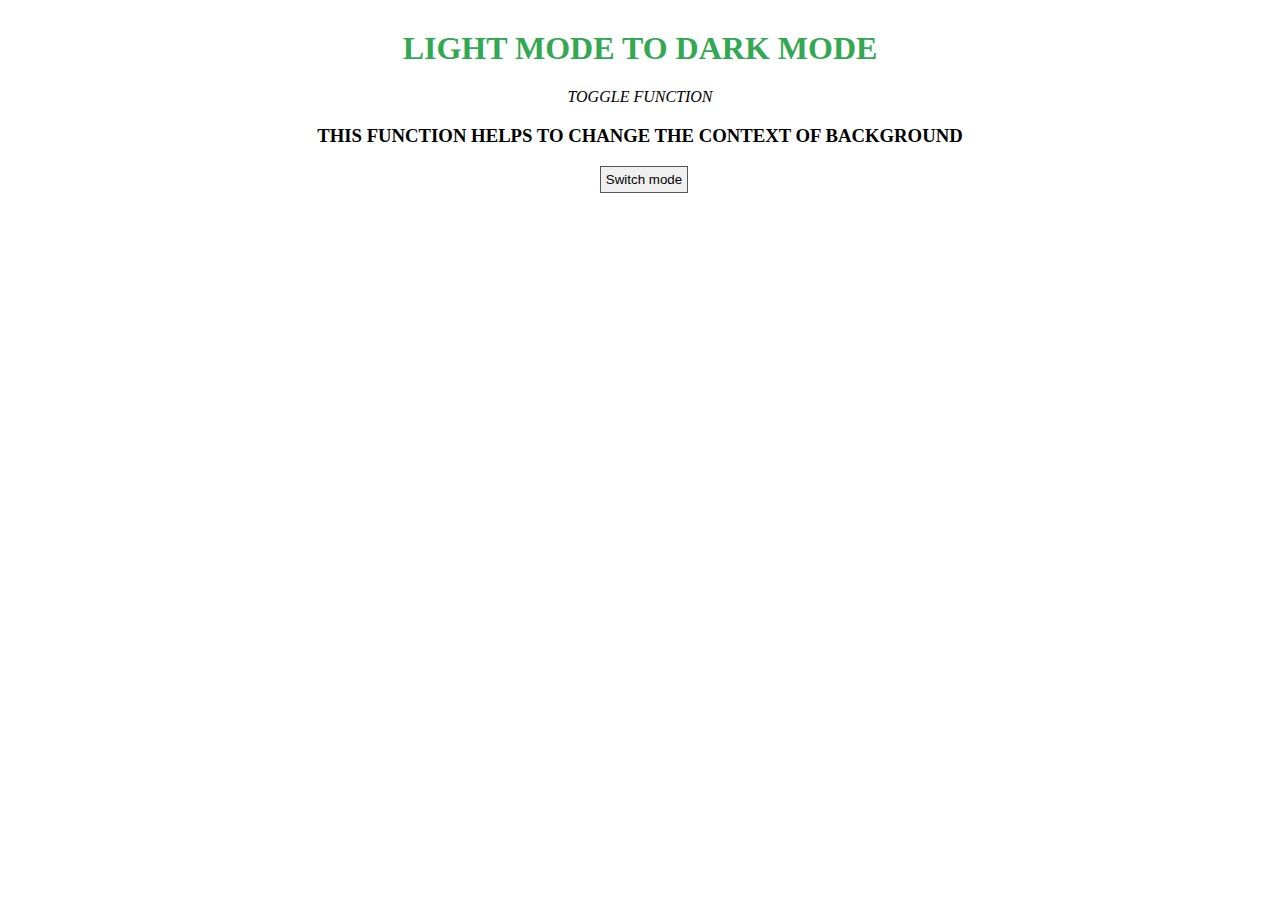
<file: index.html>
<!DOCTYPE html> 
<html lang="en"> 
<head> 
	<meta charset="UTF-8"> 
	<meta name="viewport" content= 
		"width=device-width, initial-scale=1.0"> 
	<title>Dark Mode</title> 
	
	<style> 
		body{ 
		padding:0% 3% 10% 3%; 
		text-align:center; 
		} 
		h1{ 
		color: #32a852; 
		margin-top:30px; 
		} 
	
		button{ 
			cursor: pointer; 
			border: 1px solid #555; 
			text-align: center; 
			padding: 5px; 
			margin-left: 8px; 
		} 
		.dark{ 
			background-color: #222; 
			color: #e6e6e6; 
		} 
	</style> 
</head> 

<body> 
	<h1>LIGHT MODE TO DARK MODE</h1> 
	<p><i>TOGGLE FUNCTION</i></p> 
	<h3>THIS FUNCTION HELPS TO CHANGE THE CONTEXT OF BACKGROUND</h3> 
	<button onclick="myFunction()">Switch mode</button> 
	
	<script> 
		function myFunction() { 
		var element = document.body; 
		element.classList.toggle("dark"); 
		} 
	</script> 
</body> 

</html>
</file>
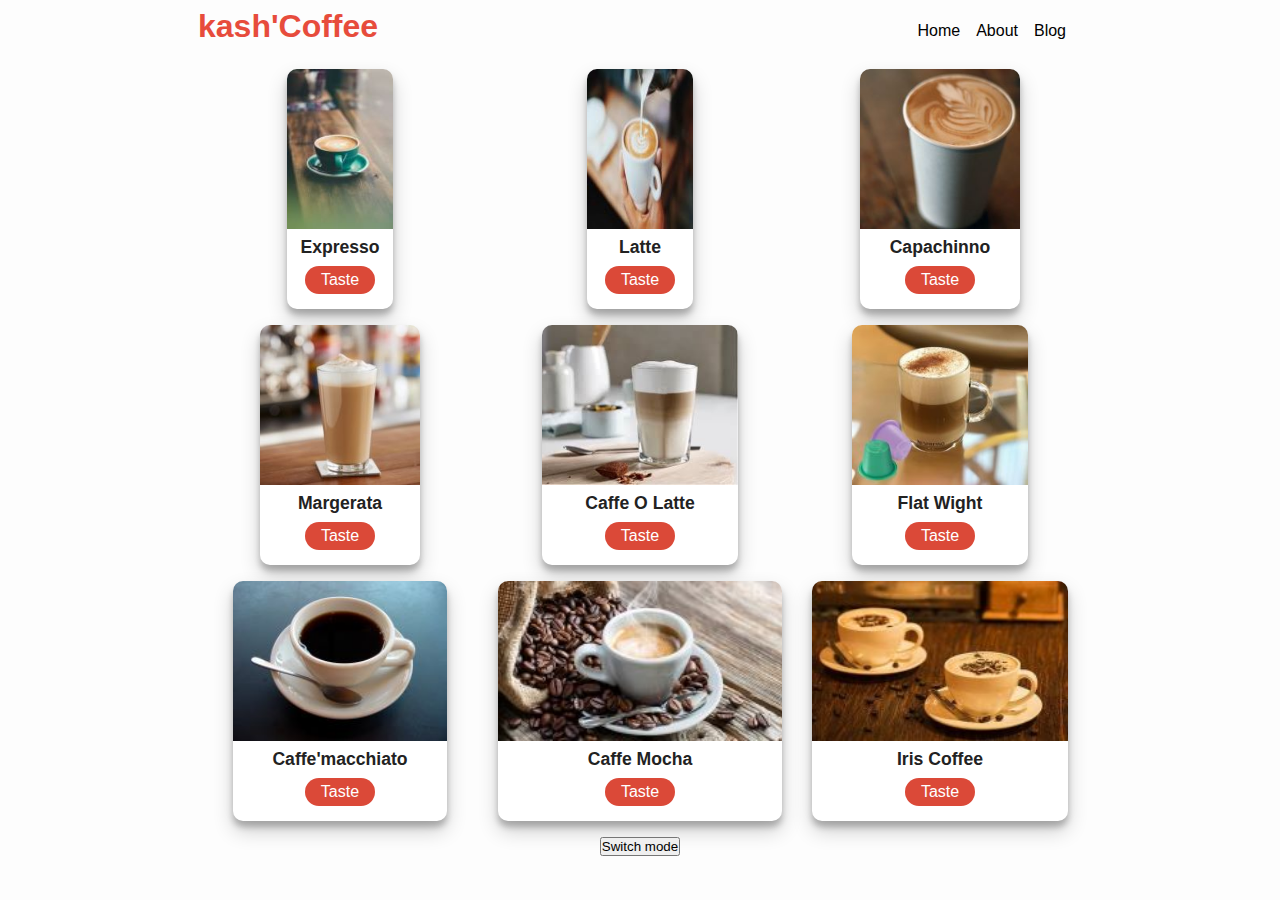
<file: index1.html>
<!DOCTYPE html>
<html lang="en">
  <head>
    <meta charset="UTF-8" />
    <meta name="viewport" content="width=device-width, initial-scale=1.0" />
    <meta http-equiv="X-UA-Compatible" content="ie=edge" />
    <link rel="stylesheet" href="css/style.css" />
    <title>Dev'Coffee PWA</title>
  </head>
  <body>
    <main>
      <nav>
        <h1>kash'Coffee</h1>
        <ul>
          <li>Home</li>
          <li>About</li>
          <li>Blog</li>
        </ul>
      </nav>
      <div class="container"></div>
      <button onclick="myFunction()">Switch mode</button> 
    </main>
    <script src="js/app.js">	function myFunction() { 
      var element = document.body; 
      element.classList.toggle("dark"); 
      } </script>
  </body>
</html>
</file>
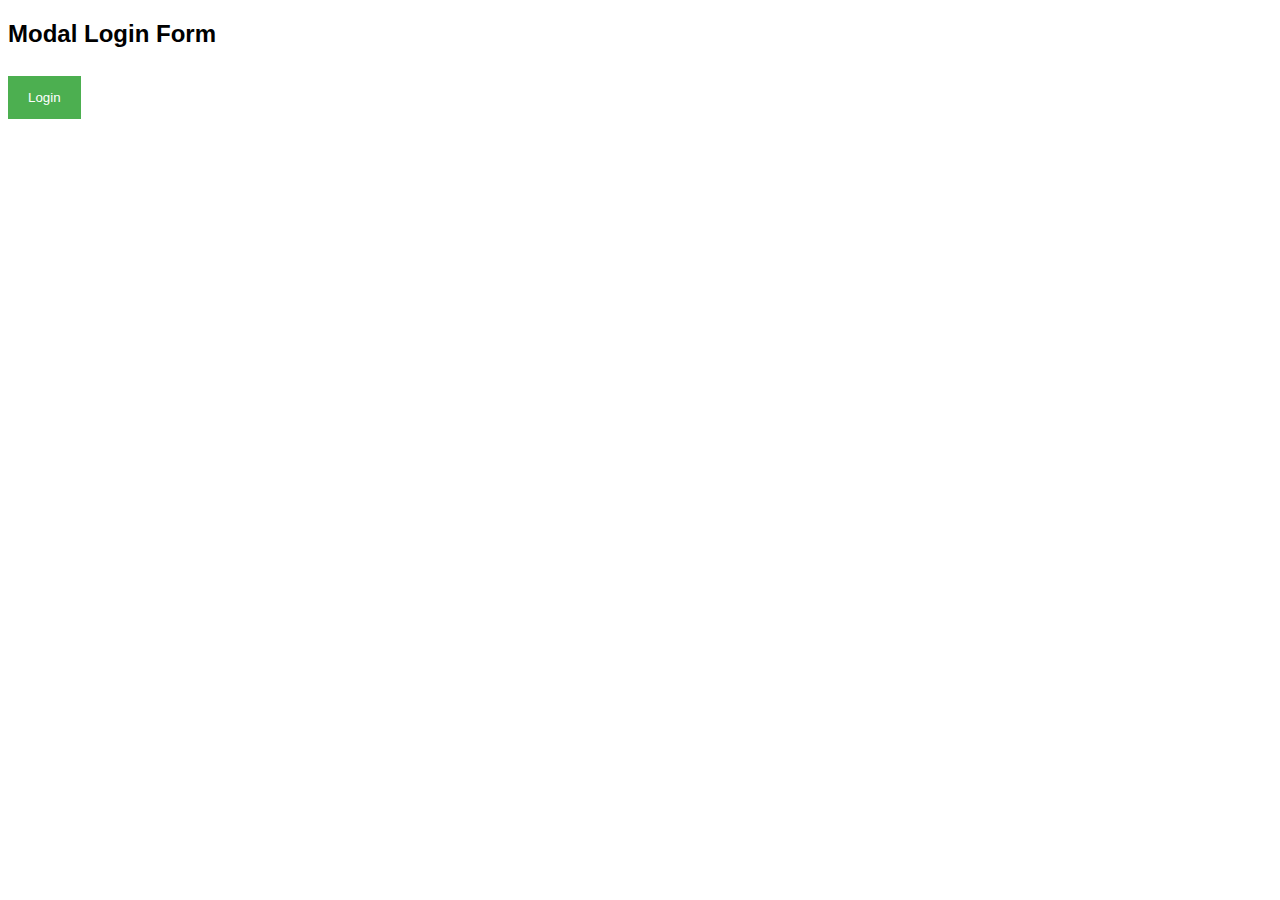
<file: index2.html>
<!DOCTYPE html>
<html>
<head>
<meta name="viewport" content="width=device-width, initial-scale=1">
<style>
body {font-family: Arial, Helvetica, sans-serif;}

/* Full-width input fields */
input[type=text], input[type=password] {
  width: 100%;
  padding: 12px 20px;
  margin: 8px 0;
  display: inline-block;
  border: 1px solid #ccc;
  box-sizing: border-box;
}

/* Set a style for all buttons */
button {
  background-color: #4CAF50;
  color: white;
  padding: 14px 20px;
  margin: 8px 0;
  border: none;
  cursor: pointer;
  width: 100%;
}

button:hover {
  opacity: 0.8;
}

/* Extra styles for the cancel button */
.cancelbtn {
  width: auto;
  padding: 10px 18px;
  background-color: #f44336;
}

/* Center the image and position the close button */
.imgcontainer {
  text-align: center;
  margin: 24px 0 12px 0;
  position: relative;
}

img.avatar {
  width: 40%;
  border-radius: 50%;
}

.container {
  padding: 16px;
}

span.psw {
  float: right;
  padding-top: 16px;
}

/* The Modal (background) */
.modal {
  display: none; /* Hidden by default */
  position: fixed; /* Stay in place */
  z-index: 1; /* Sit on top */
  left: 0;
  top: 0;
  width: 100%; /* Full width */
  height: 100%; /* Full height */
  overflow: auto; /* Enable scroll if needed */
  background-color: rgb(0,0,0); /* Fallback color */
  background-color: rgba(0,0,0,0.4); /* Black w/ opacity */
  padding-top: 60px;
}

/* Modal Content/Box */
.modal-content {
  background-color: #fefefe;
  margin: 5% auto 15% auto; /* 5% from the top, 15% from the bottom and centered */
  border: 1px solid #888;
  width: 80%; /* Could be more or less, depending on screen size */
}

/* The Close Button (x) */
.close {
  position: absolute;
  right: 25px;
  top: 0;
  color: #000;
  font-size: 35px;
  font-weight: bold;
}

.close:hover,
.close:focus {
  color: red;
  cursor: pointer;
}

/* Add Zoom Animation */
.animate {
  -webkit-animation: animatezoom 0.6s;
  animation: animatezoom 0.6s
}

@-webkit-keyframes animatezoom {
  from {-webkit-transform: scale(0)} 
  to {-webkit-transform: scale(1)}
}
  
@keyframes animatezoom {
  from {transform: scale(0)} 
  to {transform: scale(1)}
}

/* Change styles for span and cancel button on extra small screens */
@media screen and (max-width: 300px) {
  span.psw {
     display: block;
     float: none;
  }
  .cancelbtn {
     width: 100%;
  }
}
</style>
</head>
<body>

<h2>Modal Login Form</h2>

<button onclick="document.getElementById('id01').style.display='block'" style="width:auto;">Login</button>

<div id="id01" class="modal">
  
  <form class="modal-content animate" action="/action_page.php" method="post">
    <div class="imgcontainer">
      <span onclick="document.getElementById('id01').style.display='none'" class="close" title="Close Modal">&times;</span>
      <img src="Dummy-Pic.png" alt="Dummy-Pic" class="Dummy-Pic">
    </div>

    <div class="container">
      <label for="uname"><b>Username</b></label>
      <input type="text" placeholder="Enter Username" name="uname" required>

      <label for="psw"><b>Password</b></label>
      <input type="password" placeholder="Enter Password" name="psw" required>
        
      <button type="submit">Login</button>
      <label>
        <input type="checkbox" checked="checked" name="remember"> Remember me
      </label>
    </div>

    <div class="container" style="background-color:#f1f1f1">
      <button type="button" onclick="document.getElementById('id01').style.display='none'" class="cancelbtn">Cancel</button>
      <span class="psw">Forgot <a href="#">password?</a></span>
    </div>
  </form>
</div>

<script>
// Get the modal
var modal = document.getElementById('id01');

// When the user clicks anywhere outside of the modal, close it
window.onclick = function(event) {
    if (event.target == modal) {
        modal.style.display = "none";
    }
}
</script>

</body>
</html>
</file>
<file: css/style.css>
* {
  margin: 0;
  padding: 0;
  box-sizing: border-box;
}
body {
  background: #fdfdfd;
  font-family: "Nunito", sans-serif;
  font-size: 1rem;
}
main {
  max-width: 900px;
  margin: auto;
  padding: 0.5rem;
  text-align: center;
}
nav {
  display: flex;
  justify-content: space-between;
  align-items: center;
}
ul {
  list-style: none;
  display: flex;
}

li {
  margin-right: 1rem;
}
h1 {
  color: #e74c3c;
  margin-bottom: 0.5rem;
}

.container {
    display: grid;
    grid-template-columns: repeat(auto-fit, minmax(15rem, 1fr));
    grid-gap: 1rem;
    justify-content: center;
    align-items: center;
    margin: auto;
    padding: 1rem 0;
  }
  .card {
    display: flex;
    align-items: center;
    flex-direction: column;
    width: 15rem auto;
    height: 15rem;
    background: #fff;
    box-shadow: 0 10px 20px rgba(0, 0, 0, 0.19), 0 6px 6px rgba(0, 0, 0, 0.23);
    border-radius: 10px;
    margin: auto;
    overflow: hidden;
  }
  .card--avatar {
    width: 100%;
    height: 10rem;
    object-fit: cover;
  }
  .card--title {
    color: #222;
    font-weight: 700;
    text-transform: capitalize;
    font-size: 1.1rem;
    margin-top: 0.5rem;
  }
  .card--link {
    text-decoration: none;
    background: #db4938;
    color: #fff;
    padding: 0.3rem 1rem;
    border-radius: 20px;
  }
  .dark{ 
    background-color: #222; 
    color: #e6e6e6; 
  }
</file>
